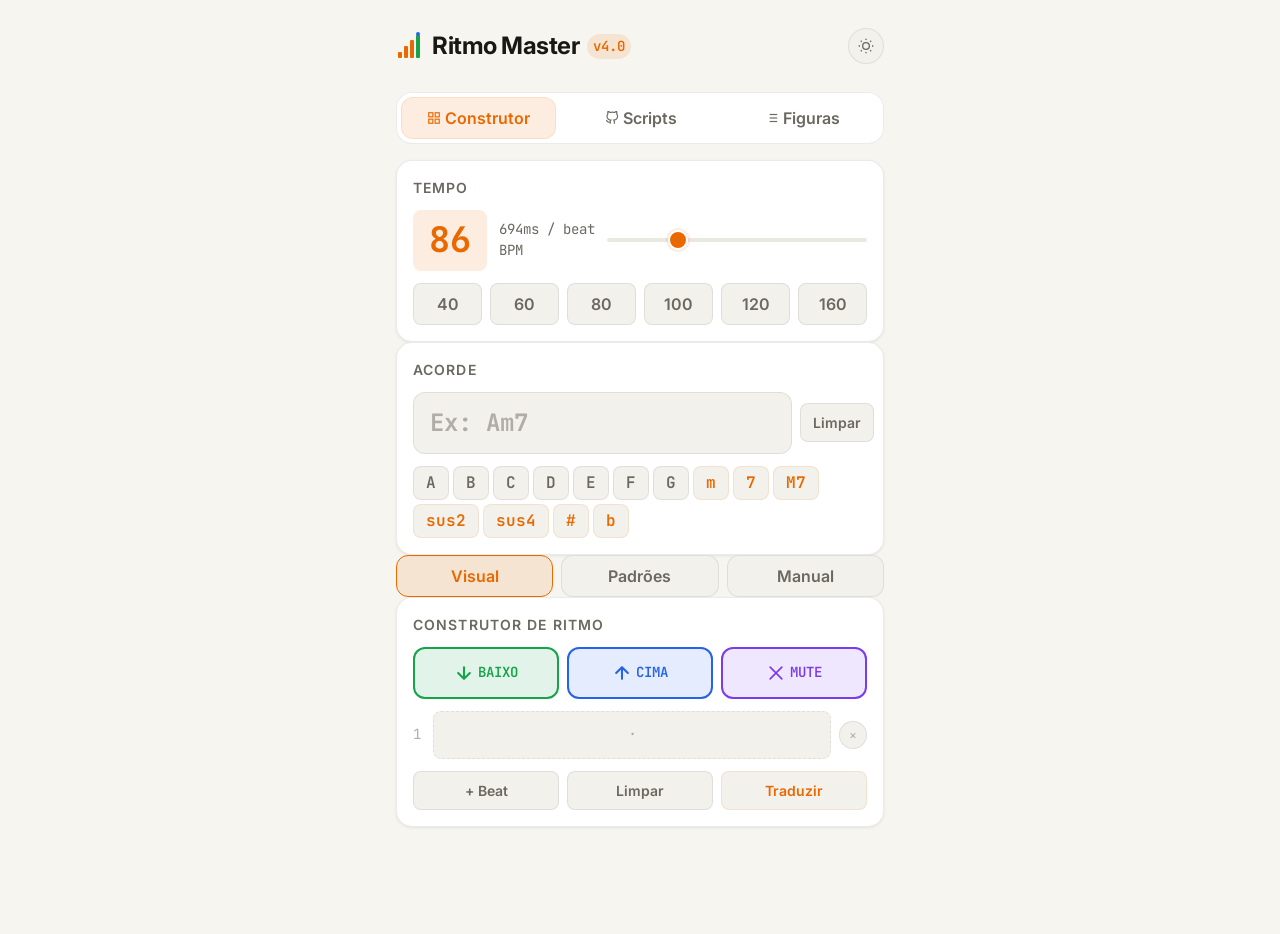
<file: index.html>
<!DOCTYPE html>
<html lang="pt-BR">
<head>
  <meta charset="UTF-8">
  <meta http-equiv="refresh" content="0; url=ritmo-master.html">
  <title>Ritmo Master</title>
</head>
<body>
  <script>window.location.replace('ritmo-master.html');</script>
</body>
</html>
</file>
<file: style.css>
/* ── TOKENS ─────────────────────────────────────────────── */
:root {
  --text-xs:   clamp(0.75rem, 0.7rem + 0.25vw, 0.875rem);
  --text-sm:   clamp(0.875rem,0.8rem + 0.35vw, 1rem);
  --text-base: clamp(1rem,    0.95rem + 0.25vw,1.125rem);
  --text-lg:   clamp(1.125rem,1rem + 0.75vw,   1.5rem);
  --text-xl:   clamp(1.5rem,  1.2rem + 1.25vw, 2.25rem);
  --space-1:.25rem;--space-2:.5rem;--space-3:.75rem;--space-4:1rem;
  --space-5:1.25rem;--space-6:1.5rem;--space-8:2rem;--space-10:2.5rem;
  --radius-sm:.375rem;--radius-md:.5rem;--radius-lg:.75rem;
  --radius-xl:1rem;--radius-full:9999px;
  --transition:180ms cubic-bezier(0.16,1,0.3,1);
  --font-body:'Inter',sans-serif;
  --font-mono:'JetBrains Mono',monospace;
}

/* dark (default) */
:root,[data-theme="dark"]{
  --bg:       #0f0f0d;
  --surface:  #181714;
  --surface-2:#1e1c1a;
  --surface-3:#252320;
  --border:   rgba(255,255,255,0.08);
  --text:     #e8e6e1;
  --text-muted:#8a8780;
  --text-faint:#4a4845;
  --accent:   #f97316;
  --accent-h: #fb923c;
  --accent-dim:rgba(249,115,22,0.15);
  --down:     #4ade80;
  --down-dim: rgba(74,222,128,0.15);
  --up:       #60a5fa;
  --up-dim:   rgba(96,165,250,0.15);
  --mute:     #a78bfa;
  --mute-dim: rgba(167,139,250,0.15);
  --muted:    #4a4845;
  --shadow-sm:0 1px 3px rgba(0,0,0,0.4);
  --shadow-md:0 4px 16px rgba(0,0,0,0.5);
  --shadow-lg:0 12px 40px rgba(0,0,0,0.6);
}
[data-theme="light"]{
  --bg:       #f7f5f0;
  --surface:  #ffffff;
  --surface-2:#f3f1ec;
  --surface-3:#ebe8e2;
  --border:   rgba(0,0,0,0.08);
  --text:     #1a1814;
  --text-muted:#6b6860;
  --text-faint:#b0ada8;
  --accent:   #ea6800;
  --accent-h: #f97316;
  --accent-dim:rgba(234,104,0,0.12);
  --down:     #16a34a;
  --down-dim: rgba(22,163,74,0.12);
  --up:       #2563eb;
  --up-dim:   rgba(37,99,235,0.12);
  --mute:     #7c3aed;
  --mute-dim: rgba(124,58,237,0.12);
  --muted:    #b0ada8;
  --shadow-sm:0 1px 3px rgba(0,0,0,0.08);
  --shadow-md:0 4px 16px rgba(0,0,0,0.1);
  --shadow-lg:0 12px 40px rgba(0,0,0,0.12);
}

/* ── BASE ───────────────────────────────────────────────── */
*,*::before,*::after{box-sizing:border-box;margin:0;padding:0}
html{-webkit-text-size-adjust:none;text-size-adjust:none;-webkit-font-smoothing:antialiased}
body{
  min-height:100dvh;background:var(--bg);color:var(--text);
  font-family:var(--font-body);font-size:var(--text-base);
  line-height:1.5;overflow-x:hidden;
}
button{cursor:pointer;border:none;background:none;font:inherit;color:inherit}
input,select,textarea{font:inherit;color:inherit}
:focus-visible{outline:2px solid var(--accent);outline-offset:2px;border-radius:var(--radius-sm)}

/* ── LAYOUT ─────────────────────────────────────────────── */
.app{
  max-width:520px;margin-inline:auto;
  padding:var(--space-4);
  display:flex;flex-direction:column;gap:var(--space-4);
  min-height:100dvh;
}

/* ── HEADER ─────────────────────────────────────────────── */
.header{
  display:flex;align-items:center;justify-content:space-between;
  padding:var(--space-3) 0;
}
.logo{display:flex;align-items:center;gap:var(--space-2)}
.logo svg{width:28px;height:28px;flex-shrink:0}
.logo-text{font-size:var(--text-lg);font-weight:700;letter-spacing:-0.02em;color:var(--text)}
.logo-version{font-size:var(--text-xs);color:var(--accent);font-family:var(--font-mono);font-weight:600;background:var(--accent-dim);padding:2px 6px;border-radius:var(--radius-full)}
.theme-btn{
  width:36px;height:36px;border-radius:var(--radius-full);
  background:var(--surface-2);border:1px solid var(--border);
  display:flex;align-items:center;justify-content:center;
  color:var(--text-muted);transition:all var(--transition);
}
.theme-btn:hover{background:var(--surface-3);color:var(--text)}
.theme-btn:active{transform:scale(0.92)}

/* ── MAIN NAV ───────────────────────────────────────────── */
.main-nav{
  display:flex;gap:var(--space-2);
  background:var(--surface);border:1px solid var(--border);
  border-radius:var(--radius-xl);padding:var(--space-1);
}
.main-tab{
  flex:1;padding:var(--space-2) var(--space-3);border-radius:var(--radius-lg);
  font-size:var(--text-sm);font-weight:600;color:var(--text-muted);
  display:flex;align-items:center;justify-content:center;gap:var(--space-1);
  transition:all var(--transition);
}
.main-tab:hover{color:var(--text);background:var(--surface-2)}
.main-tab.active{background:var(--accent-dim);color:var(--accent);border:1px solid var(--accent-dim)}
.main-tab:active{transform:scale(0.96)}
.main-panel.hidden{display:none}

/* ── CARDS ──────────────────────────────────────────────── */
.card{
  background:var(--surface);border:1px solid var(--border);
  border-radius:var(--radius-xl);padding:var(--space-4);
  box-shadow:var(--shadow-sm);
}
.card-title{
  font-size:var(--text-xs);font-weight:600;text-transform:uppercase;
  letter-spacing:0.08em;color:var(--text-muted);margin-bottom:var(--space-3);
}

/* ── BPM ────────────────────────────────────────────────── */
.bpm-row{display:flex;align-items:center;gap:var(--space-3)}
.bpm-display{
  font-family:var(--font-mono);font-size:var(--text-xl);font-weight:700;
  color:var(--accent);min-width:3.5ch;text-align:center;
  background:var(--accent-dim);border-radius:var(--radius-md);
  padding:var(--space-1) var(--space-2);
}
.bpm-info{font-size:var(--text-xs);color:var(--text-muted);font-family:var(--font-mono)}
.bpm-slider{
  flex:1;-webkit-appearance:none;appearance:none;height:4px;
  background:var(--surface-3);border-radius:var(--radius-full);outline:none;
}
.bpm-slider::-webkit-slider-thumb{
  -webkit-appearance:none;appearance:none;
  width:20px;height:20px;border-radius:50%;
  background:var(--accent);cursor:pointer;
  border:2px solid var(--surface);
  box-shadow:0 0 0 2px var(--accent-dim);
  transition:transform var(--transition);
}
.bpm-slider::-webkit-slider-thumb:active{transform:scale(1.2)}
.bpm-slider::-moz-range-thumb{
  width:20px;height:20px;border-radius:50%;background:var(--accent);
  cursor:pointer;border:2px solid var(--surface);
}
.bpm-btns{display:flex;gap:var(--space-2);margin-top:var(--space-3)}
.bpm-btn{
  flex:1;padding:var(--space-2);border-radius:var(--radius-md);
  background:var(--surface-2);border:1px solid var(--border);
  font-size:var(--text-sm);font-weight:600;color:var(--text-muted);
  transition:all var(--transition);
}
.bpm-btn:hover{background:var(--surface-3);color:var(--text)}
.bpm-btn:active{transform:scale(0.95)}

/* ── ACORDE ─────────────────────────────────────────────── */
.acorde-row{display:flex;gap:var(--space-2);align-items:center}
.acorde-input{
  flex:1;padding:var(--space-3) var(--space-4);
  background:var(--surface-2);border:1px solid var(--border);
  border-radius:var(--radius-lg);font-size:var(--text-lg);
  font-weight:700;font-family:var(--font-mono);
  color:var(--text);outline:none;transition:all var(--transition);
}
.acorde-input:focus{border-color:var(--accent);background:var(--accent-dim)}
.acorde-input::placeholder{color:var(--text-faint)}
.acorde-kbd{display:flex;flex-wrap:wrap;gap:var(--space-1);margin-top:var(--space-3)}
.akbd{
  padding:var(--space-1) var(--space-3);border-radius:var(--radius-md);
  background:var(--surface-2);border:1px solid var(--border);
  font-size:var(--text-sm);font-weight:600;font-family:var(--font-mono);
  color:var(--text-muted);transition:all var(--transition);min-width:36px;
  text-align:center;
}
.akbd:hover{background:var(--surface-3);color:var(--text)}
.akbd:active{transform:scale(0.9);background:var(--accent-dim);color:var(--accent)}
.akbd.mod{color:var(--accent);border-color:var(--accent-dim)}

/* ── STRUM BUILDER ──────────────────────────────────────── */
.beat-row{display:flex;gap:var(--space-2);align-items:center;margin-bottom:var(--space-3)}
.beat-label{font-size:var(--text-xs);color:var(--text-faint);font-family:var(--font-mono);min-width:1.5ch}
.beat-slots{display:flex;gap:4px;flex:1}
.beat-slot{
  flex:1;height:48px;border-radius:var(--radius-md);
  border:1px dashed var(--border);background:var(--surface-2);
  display:flex;align-items:center;justify-content:center;
  font-size:1.2rem;cursor:pointer;transition:all var(--transition);
  position:relative;min-width:0;
}
.beat-slot:active{transform:scale(0.9)}
.beat-slot.down{background:var(--down-dim);border-color:var(--down);border-style:solid}
.beat-slot.up  {background:var(--up-dim);  border-color:var(--up);  border-style:solid}
.beat-slot.mute{background:var(--mute-dim);border-color:var(--mute);border-style:solid}
.beat-slot.empty{background:var(--surface-2);border-style:dashed;border-color:var(--border)}
.beat-del{
  width:28px;height:28px;border-radius:var(--radius-full);
  background:var(--surface-2);border:1px solid var(--border);
  display:flex;align-items:center;justify-content:center;
  font-size:0.75rem;color:var(--text-faint);flex-shrink:0;
  transition:all var(--transition);
}
.beat-del:hover{background:#ff4444;border-color:#ff4444;color:#fff}
.beat-del:active{transform:scale(0.9)}
.beats-container{margin-bottom:var(--space-3)}
.strum-panel{display:flex;gap:var(--space-2);margin-bottom:var(--space-3)}
.strum-btn{
  flex:1;height:52px;border-radius:var(--radius-lg);
  border:2px solid transparent;font-size:1.4rem;font-weight:700;
  display:flex;align-items:center;justify-content:center;gap:var(--space-1);
  transition:all var(--transition);position:relative;overflow:hidden;
}
.strum-btn .label{font-size:var(--text-xs);font-weight:600;font-family:var(--font-mono)}
.strum-btn.btn-down{background:var(--down-dim);border-color:var(--down);color:var(--down)}
.strum-btn.btn-up  {background:var(--up-dim);  border-color:var(--up);  color:var(--up)}
.strum-btn.btn-mute{background:var(--mute-dim);border-color:var(--mute);color:var(--mute)}
.strum-btn:active{transform:scale(0.94)}
.beat-controls{display:flex;gap:var(--space-2)}
.beat-ctrl-btn{
  flex:1;padding:var(--space-2);border-radius:var(--radius-md);
  background:var(--surface-2);border:1px solid var(--border);
  font-size:var(--text-xs);font-weight:600;color:var(--text-muted);
  transition:all var(--transition);
}
.beat-ctrl-btn:hover{background:var(--surface-3);color:var(--text)}
.beat-ctrl-btn:active{transform:scale(0.95)}

/* ── TABS (construtor) ──────────────────────────────────── */
.tabs{display:flex;gap:var(--space-2)}
.tab{
  flex:1;padding:var(--space-2) var(--space-3);border-radius:var(--radius-lg);
  background:var(--surface-2);border:1px solid var(--border);
  font-size:var(--text-sm);font-weight:600;color:var(--text-muted);
  transition:all var(--transition);
}
.tab:hover{background:var(--surface-3);color:var(--text)}
.tab.active{background:var(--accent-dim);border-color:var(--accent);color:var(--accent)}
.tab:active{transform:scale(0.96)}
.tab-panel.hidden{display:none}

/* ── PRESETS ────────────────────────────────────────────── */
.presets-grid{display:grid;grid-template-columns:1fr 1fr;gap:var(--space-2)}
.preset-btn{
  padding:var(--space-3);border-radius:var(--radius-lg);
  background:var(--surface-2);border:1px solid var(--border);
  text-align:left;transition:all var(--transition);
}
.preset-btn:hover{background:var(--surface-3);border-color:var(--accent-dim)}
.preset-btn.active{background:var(--accent-dim);border-color:var(--accent)}
.preset-btn:active{transform:scale(0.97)}
.preset-nome{font-size:var(--text-sm);font-weight:700;color:var(--text);display:block}
.preset-estilo{font-size:var(--text-xs);color:var(--accent);font-family:var(--font-mono)}
.preset-ritmo{font-size:var(--text-xs);color:var(--text-faint);font-family:var(--font-mono);margin-top:2px;display:block}

/* ── MANUAL ─────────────────────────────────────────────── */
.manual-hint{
  font-size:var(--text-xs);color:var(--text-muted);margin-bottom:var(--space-3);
  line-height:1.6;
}
.manual-hint code,.script-syntax-hint code{
  background:var(--surface-2);padding:1px 5px;border-radius:var(--radius-sm);
  font-family:var(--font-mono);color:var(--accent);
}

/* ── RESULTADO ──────────────────────────────────────────── */
.result-card{opacity:0;transform:translateY(8px);transition:all 0.3s cubic-bezier(0.16,1,0.3,1);pointer-events:none}
.result-card.visible{opacity:1;transform:translateY(0);pointer-events:auto}
.res-acorde{
  font-size:var(--text-xl);font-weight:700;font-family:var(--font-mono);
  color:var(--accent);margin-bottom:var(--space-2);
}
.res-visual{
  font-size:1.4rem;letter-spacing:0.05em;
  margin-bottom:var(--space-3);line-height:1.8;
  display:flex;flex-wrap:wrap;gap:4px;align-items:center;
}
.vis-down{color:var(--down);display:inline-flex;align-items:center}
.vis-up  {color:var(--up);  display:inline-flex;align-items:center}
.vis-mute{color:var(--mute);display:inline-flex;align-items:center}
.vis-div {color:var(--text-faint);font-size:0.9rem;margin-inline:var(--space-1)}
.res-meta{
  font-size:var(--text-xs);color:var(--text-muted);font-family:var(--font-mono);
  margin-bottom:var(--space-3);display:flex;flex-wrap:wrap;gap:var(--space-3);
}
.meta-chip{
  background:var(--surface-2);padding:3px 8px;
  border-radius:var(--radius-full);border:1px solid var(--border);
}
.res-notas{display:flex;flex-direction:column;gap:var(--space-2)}
.nota-chip{
  padding:var(--space-2) var(--space-3);border-radius:var(--radius-lg);
  background:var(--surface-2);border:1px solid var(--border);
  font-family:var(--font-mono);font-size:var(--text-sm);
  color:var(--text-muted);
}
.nota-chip.destaque{background:var(--accent-dim);border-color:var(--accent);color:var(--text)}

/* ── SCRIPTS PANEL ──────────────────────────────────────── */
.song-library{display:flex;flex-direction:column;gap:var(--space-2)}
.song-card{
  display:flex;align-items:center;justify-content:space-between;
  padding:var(--space-3) var(--space-4);
  background:var(--surface-2);border:1px solid var(--border);
  border-radius:var(--radius-lg);transition:all var(--transition);
  cursor:pointer;gap:var(--space-3);
}
.song-card:hover{background:var(--surface-3);border-color:var(--accent-dim)}
.song-card:active{transform:scale(0.98)}
.song-card.active{background:var(--accent-dim);border-color:var(--accent)}
.song-card-info{flex:1;min-width:0}
.song-card-title{font-size:var(--text-sm);font-weight:700;color:var(--text);white-space:nowrap;overflow:hidden;text-overflow:ellipsis}
.song-card-meta{font-size:var(--text-xs);color:var(--text-muted);font-family:var(--font-mono)}
.song-card-actions{display:flex;gap:var(--space-2);flex-shrink:0}
.song-action-btn{
  width:30px;height:30px;border-radius:var(--radius-md);
  background:var(--surface-3);border:1px solid var(--border);
  display:flex;align-items:center;justify-content:center;
  color:var(--text-muted);transition:all var(--transition);
}
.song-action-btn:hover{color:var(--text);background:var(--surface);border-color:var(--accent-dim)}

/* Script editor */
.script-editor{
  width:100%;min-height:260px;resize:vertical;
  background:var(--surface-2);border:1px solid var(--border);
  border-radius:var(--radius-lg);padding:var(--space-3) var(--space-4);
  font-family:var(--font-mono);font-size:var(--text-sm);
  color:var(--text);outline:none;line-height:1.7;
  transition:border-color var(--transition);
}
.script-editor:focus{border-color:var(--accent);background:var(--surface)}
.script-syntax-hint{
  font-size:var(--text-xs);color:var(--text-muted);line-height:1.8;
  background:var(--surface-2);border:1px solid var(--border);
  border-radius:var(--radius-lg);padding:var(--space-3);
  margin-bottom:var(--space-3);
}
.script-syntax-hint strong{color:var(--text-muted)}

/* Script view */
.song-view-title{font-size:var(--text-base);font-weight:700;color:var(--text)}
.song-view-artist{font-size:var(--text-xs);color:var(--text-muted)}
.script-rendered{display:flex;flex-direction:column;gap:var(--space-4)}

/* Seção */
.sr-section-title{
  font-size:var(--text-xs);font-weight:700;text-transform:uppercase;
  letter-spacing:0.1em;color:var(--accent);font-family:var(--font-mono);
  padding:var(--space-1) var(--space-3);
  background:var(--accent-dim);border-radius:var(--radius-full);
  display:inline-block;margin-bottom:var(--space-2);
}
.sr-separator{border:none;border-top:1px solid var(--border);margin:var(--space-2) 0}
/* Bloco de acorde+letra+ritmo */
.sr-block{
  display:flex;flex-direction:column;gap:4px;
  padding:var(--space-2) var(--space-3);
  background:var(--surface-2);border-radius:var(--radius-lg);
  border-left:3px solid var(--accent-dim);
  transition:border-color var(--transition);
}
.sr-block:hover{border-left-color:var(--accent)}
.sr-chord{
  font-family:var(--font-mono);font-size:var(--text-sm);font-weight:700;
  color:var(--accent);
}
.sr-lyric{
  font-size:var(--text-base);color:var(--text);line-height:1.4;
  font-style:italic;
}
.sr-rhythm{
  display:flex;flex-wrap:wrap;gap:4px;align-items:center;
  padding-top:4px;border-top:1px solid var(--border);
}
.sr-strum-down{color:var(--down);display:inline-flex;align-items:center}
.sr-strum-up  {color:var(--up);  display:inline-flex;align-items:center}
.sr-strum-mute{color:var(--mute);display:inline-flex;align-items:center}
.sr-div       {color:var(--text-faint);font-size:0.8rem;margin-inline:2px}
.sr-nota{
  font-family:var(--font-mono);font-size:var(--text-xs);color:var(--text-muted);
  background:var(--surface-3);padding:2px 6px;border-radius:var(--radius-full);
}
.sr-empty{color:var(--text-faint);font-style:italic;font-size:var(--text-sm)}

/* ── TABELA DE FIGURAS ──────────────────────────────────── */
.fig-table{width:100%;border-collapse:collapse}
.fig-table th{
  font-size:var(--text-xs);font-weight:600;text-transform:uppercase;
  letter-spacing:0.06em;color:var(--text-muted);padding:var(--space-2);
  border-bottom:1px solid var(--border);text-align:left;
}
.fig-table td{padding:var(--space-2);border-bottom:1px solid var(--border)}
.fig-table tr:last-child td{border-bottom:none}
.fig-sym{font-size:1.2rem;text-align:center}
.fig-pause{color:var(--text-muted)}
.fig-nome{font-weight:600;color:var(--text);font-size:var(--text-sm)}
.fig-dur{font-family:var(--font-mono);font-size:var(--text-xs);color:var(--text-muted)}

/* ── SYSTEM PREF ────────────────────────────────────────── */
@media (prefers-color-scheme: light) {
  :root:not([data-theme]) {
    --bg:#f7f5f0;--surface:#ffffff;--surface-2:#f3f1ec;--surface-3:#ebe8e2;
    --border:rgba(0,0,0,0.08);--text:#1a1814;--text-muted:#6b6860;
    --text-faint:#b0ada8;--accent:#ea6800;--accent-h:#f97316;
    --accent-dim:rgba(234,104,0,0.12);--down:#16a34a;
    --down-dim:rgba(22,163,74,0.12);--up:#2563eb;
    --up-dim:rgba(37,99,235,0.12);--mute:#7c3aed;
    --mute-dim:rgba(124,58,237,0.12);--muted:#b0ada8;
    --shadow-sm:0 1px 3px rgba(0,0,0,0.08);
    --shadow-md:0 4px 16px rgba(0,0,0,0.1);
    --shadow-lg:0 12px 40px rgba(0,0,0,0.12);
  }
}
</file>
